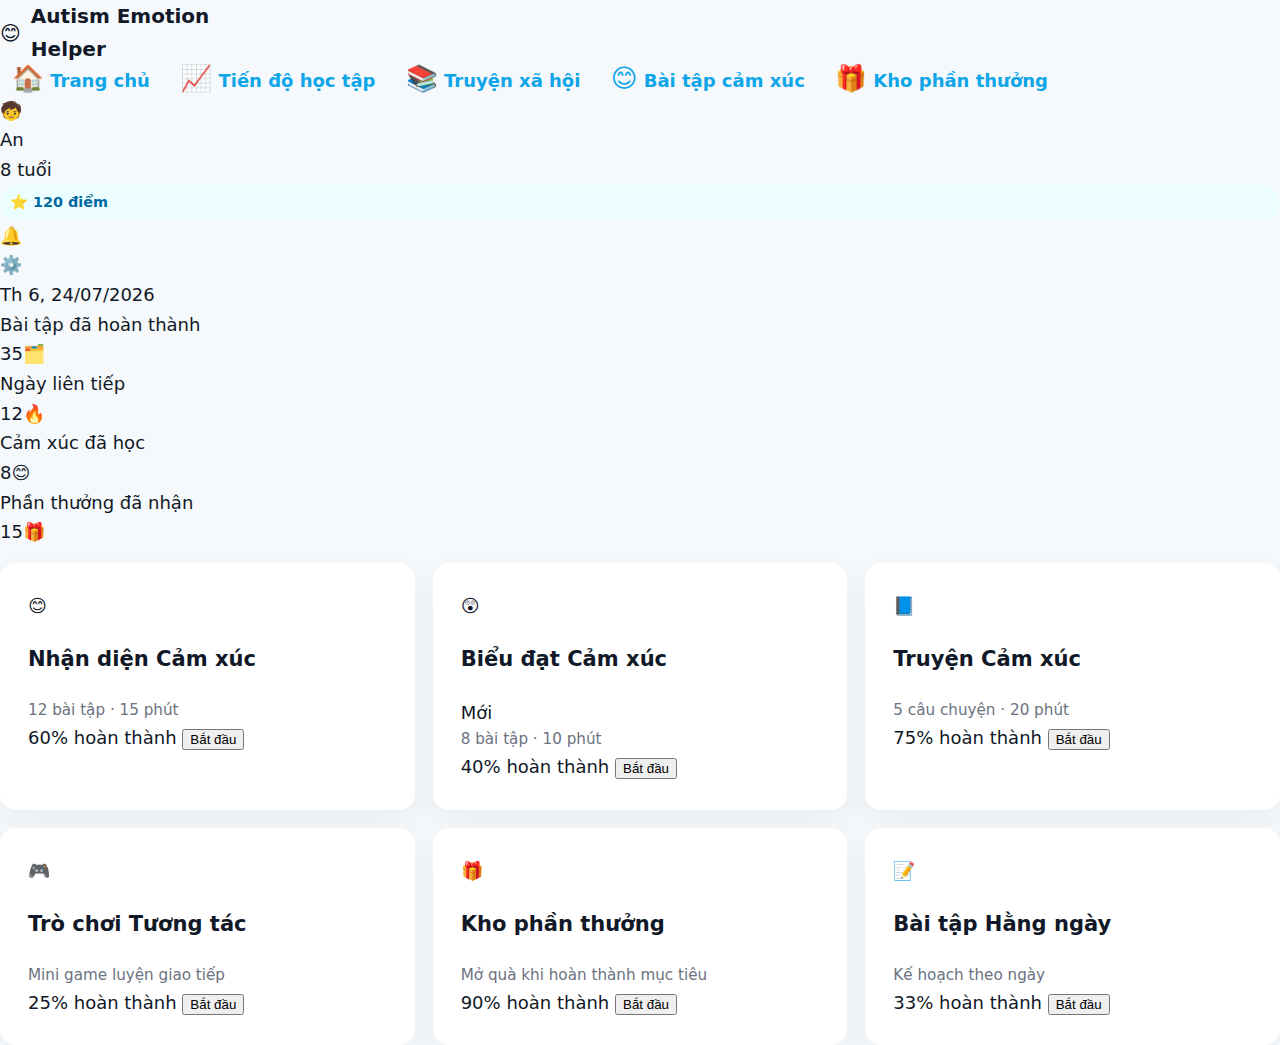
<file: index.html>
<!DOCTYPE html>
<html lang="vi">
<head>
    <meta charset="utf-8" />
    <meta name="viewport" content="width=device-width, initial-scale=1" />
    <title>Autism Emotion Helper</title>
    <link rel="stylesheet" href="index.css" />
</head>
<body>
<div class="app">
    <!-- Sidebar -->
    <aside class="sidebar">
        <div class="brand">
            <div class="logo">😊</div>
            <div class="title">Autism Emotion<br/>Helper</div>
        </div>
        <nav class="nav">
            <a class="nav-item active" href="#">
                <span class="icon">🏠</span>
                <span class="label">Trang chủ</span>
            </a>
            <a class="nav-item" href="#">
                <span class="icon">📈</span>
                <span class="label">Tiến độ học tập</span>
            </a>
            <a class="nav-item" href="#">
                <span class="icon">📚</span>
                <span class="label">Truyện xã hội</span>
            </a>
            <a class="nav-item" href="#">
                <span class="icon">😊</span>
                <span class="label">Bài tập cảm xúc</span>
            </a>
            <a class="nav-item" href="#">
                <span class="icon">🎁</span>
                <span class="label">Kho phần thưởng</span>
            </a>
        </nav>
        <div class="profile">
            <div class="avatar">🧒</div>
            <div>
                <div class="name">An</div>
                <div class="muted">8 tuổi</div>
            </div>
        </div>
    </aside>

    <!-- Main -->
    <main class="main">
        <header class="topbar">
            <div class="badge">
                <span class="emoji">⭐</span>
                <span id="points">0</span> điểm
            </div>
            <div class="spacer"></div>
            <div class="pill" title="Nhắc nhở"><span>🔔</span></div>
            <div class="pill" title="Cài đặt"><span>⚙️</span></div>
            <div class="date" id="today"></div>
        </header>

        <!-- Stat cards -->
        <section class="stats" id="stats"></section>

        <!-- Module cards -->
        <section class="grid" id="modules"></section>
    </main>
</div>

<script src="index.js"></script>
</body>
</html>
</file>
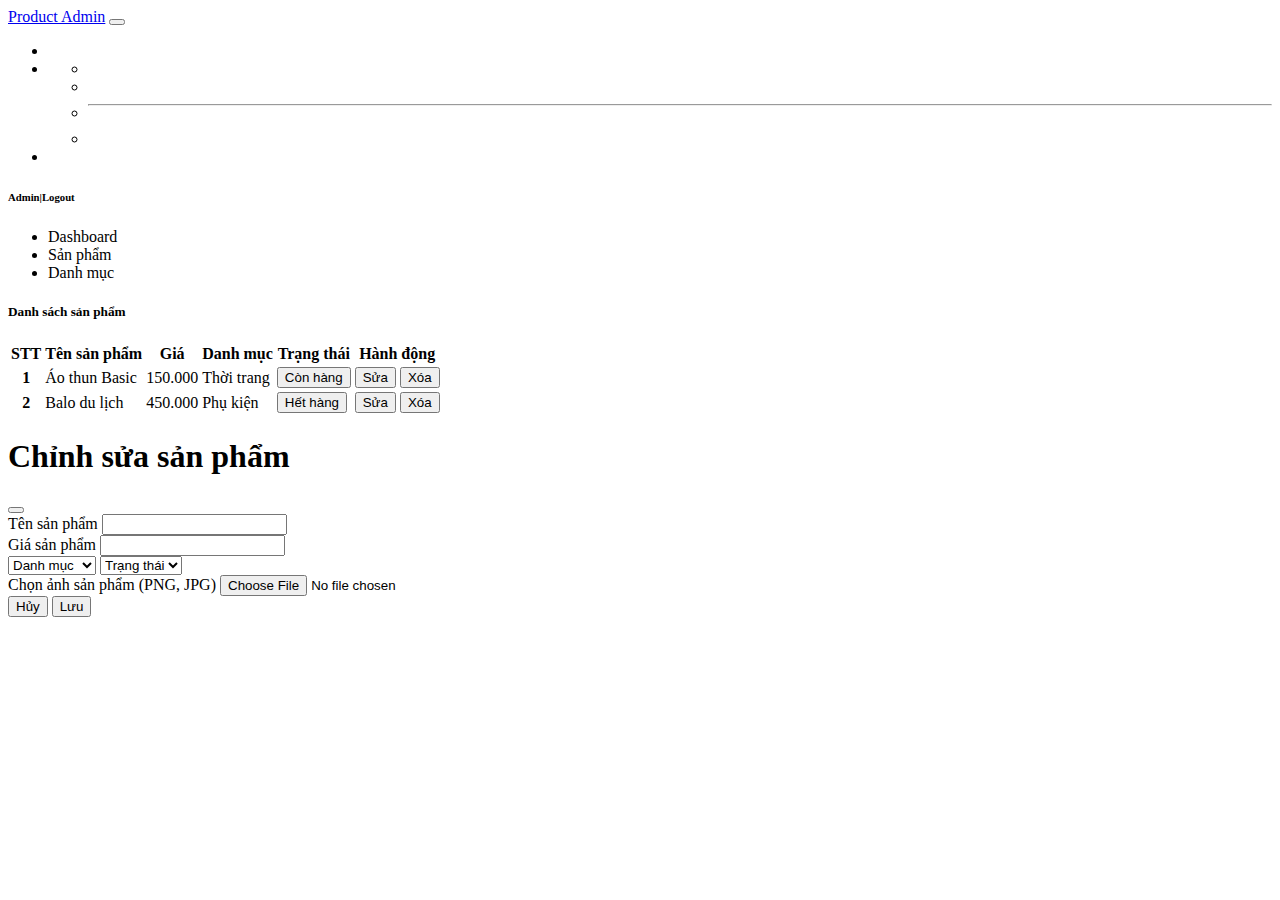
<file: bootstrap.html>
<!doctype html>
<html lang="en">
<head>
  <meta charset="utf-8">
  <meta name="viewport" content="width=device-width, initial-scale=1">
  <title>Bootstrap demo</title>
  <link href="https://cdn.jsdelivr.net/npm/bootstrap@5.3.7/dist/css/bootstrap.min.css" rel="stylesheet" integrity="sha384-LN+7fdVzj6u52u30Kp6M/trliBMCMKTyK833zpbD+pXdCLuTusPj697FH4R/5mcr" crossorigin="anonymous">
</head>
<body>
<div class="container md">

  <div class="row">
    <nav class="navbar navbar-expand-lg navbar-light bg-light">
      <div class="container-fluid">
        <a class="navbar-brand" href="#">Product Admin</a>
        <button class="navbar-toggler" type="button" data-bs-toggle="collapse" data-bs-target="#navbarSupportedContent" aria-controls="navbarSupportedContent" aria-expanded="false" aria-label="Toggle navigation">
          <span class="navbar-toggler-icon"></span>
        </button>
        <div class="collapse navbar-collapse" id="navbarSupportedContent">
          <ul class="navbar-nav me-auto mb-2 mb-lg-0">
            <li class="nav-item">
              <a class="nav-link active" aria-current="page" href="#"></a>
            </li>
            <li class="nav-item dropdown">
              <ul class="dropdown-menu" aria-labelledby="navbarDropdown">
                <li><a class="dropdown-item" href="#"></a></li>
                <li><a class="dropdown-item" href="#"></a></li>
                <li><hr class="dropdown-divider"></li>
                <li><a class="dropdown-item" href="#"></a></li>
              </ul>
            </li>
            <li class="nav-item">
              <a class="nav-link disabled" href="#" tabindex="-1" aria-disabled="true"></a>
            </li>
          </ul>
          <form class="d-flex">
            <h6 type="search" >Admin|Logout </h6>
          </form>
        </div>
      </div>
    </nav>
  </div>

  <div class = "row">
    <div class="col-3"><ul class="list-group">
      <li class="list-group-item bg-primary text-white">Dashboard</li>
      <li class="list-group-item">Sản phẩm</li>
      <li class="list-group-item">Danh mục</li>
    </ul>
    </div>

    <div class="col-9">
      <h5>Danh sách sản phẩm</h5>
      <table class="table">
        <thead>
        <tr>
          <th scope="col">STT</th>
          <th scope="col">Tên sản phẩm</th>
          <th scope="col">Giá</th>
          <th scope="col">Danh mục</th>
          <th scope="col">Trạng thái</th>
          <th scope="col">Hành động</th>
        </tr>
        </thead>
        <tbody>
        <tr>
          <th scope="row">1</th>
          <td>Áo thun Basic</td>
          <td>150.000</td>
          <td>Thời trang</td>
          <td><button type="button" class="btn btn-success btn-sm">Còn hàng</button></td>
          <td>
            <button type="button" class="btn btn-primary btn-sm me-1" data-bs-toggle="modal" data-bs-target="#exampleModal">Sửa</button>
            <button type="button" class="btn btn-danger btn-sm">Xóa</button>
          </td>
        </tr>
        <tr>
          <th scope="row">2</th>
          <td>Balo du lịch</td>
          <td>450.000</td>
          <td>Phụ kiện</td>
          <td><button type="button" class="btn btn-secondary btn-sm">Hết hàng</button></td>
          <td>
            <button type="button" class="btn btn-primary btn-sm me-1" data-bs-toggle="modal" data-bs-target="#exampleModal">Sửa</button>
            <button type="button" class="btn btn-danger btn-sm">Xóa</button>
          </td>
        </tr>
        </tbody>
      </table>
    </div>
  </div>
</div>

<!-- Modal -->
<div class="modal fade" id="exampleModal" tabindex="-1" aria-labelledby="exampleModalLabel" aria-hidden="true">
  <div class="modal-dialog">
    <div class="modal-content">
      <div class="modal-header">
        <h1 class="modal-title fs-5" id="exampleModalLabel">Chỉnh sửa sản phẩm</h1>
        <button type="button" class="btn-close" data-bs-dismiss="modal" aria-label="Close"></button>
      </div>
      <div class="modal-body">
        <div class="container md">
          <div class="input-group">
            <span class="input-group-text">Tên sản phẩm </span>
            <input type="text" class="form-control">
          </div>

          <div class="input-group">
            <span class="input-group-text">Giá sản phẩm </span>
            <input type="text" class="form-control">
          </div>

          <select class="form-select" aria-label="Default select example">
            <option selected>Danh mục</option>
            <option value="1">Thời Trang</option>
            <option value="2">Phụ kiện</option>
            <option value="3">Khác</option>
          </select>
          <select class="form-select" aria-label="Default select example">
            <option selected>Trạng thái</option>
            <option value="1">Còn hàng</option>
            <option value="2">Hết hàng</option>
          </select>

          <div class="mb-3">
            <label for="formFile" class="form-label">Chọn ảnh sản phẩm (PNG, JPG)</label>
            <input class="form-control" type="file" id="formFile">
          </div>
        </div>
      </div>
      <div class="modal-footer">
        <button type="button" class="btn btn-secondary" data-bs-dismiss="modal">Hủy</button>
        <button type="button" class="btn btn-primary">Lưu</button>
      </div>
    </div>
  </div>
</div>
<script src="https://cdn.jsdelivr.net/npm/bootstrap@5.3.7/dist/js/bootstrap.bundle.min.js" integrity="sha384-ndDqU0Gzau9qJ1lfW4pNLlhNTkCfHzAVBReH9diLvGRem5+R9g2FzA8ZGN954O5Q" crossorigin="anonymous"></script>
</body>
</html>
</file>
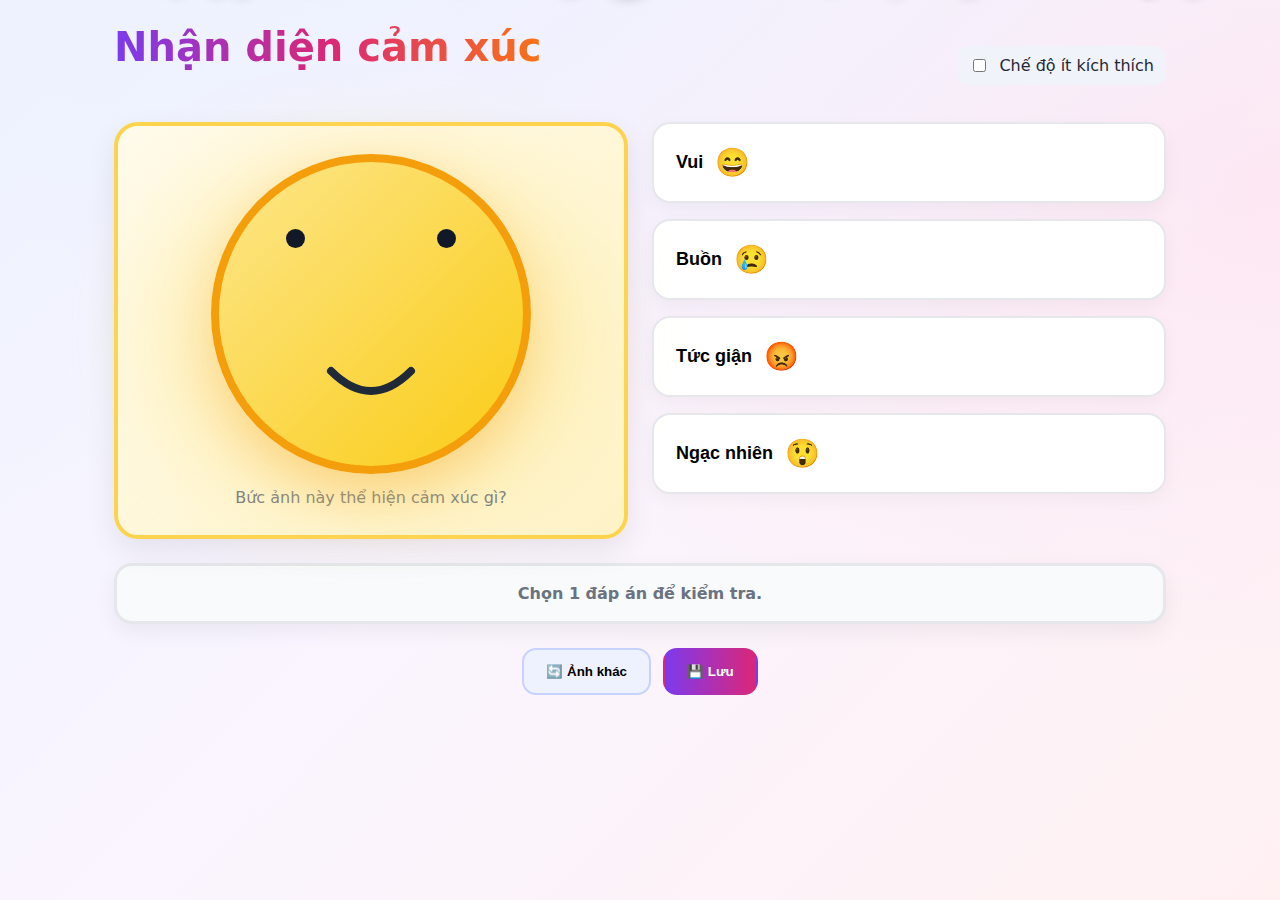
<file: EmotionMultipleChoices.html>
<!doctype html>
<html lang="vi">
<head>
    <meta charset="utf-8" />
    <meta name="viewport" content="width=device-width, initial-scale=1" />
    <title>Nhận diện cảm xúc</title>
    <link rel="stylesheet" href="EmotionMultipleChoices.css" />
</head>
<body class="app-bg">
<div class="container">
    <div class="header" role="banner">
        <h1 class="title">Nhận diện cảm xúc</h1>
        <div class="toggle">
            <input id="ls4" type="checkbox" aria-label="Bật chế độ ít kích thích">
            <label for="ls4">Chế độ ít kích thích</label>
        </div>
    </div>

    <div class="grid">
        <!-- Bên trái: khuôn mặt -->
        <section class="face-card" aria-label="Khuôn mặt minh họa">
            <div class="glow"></div>
            <div class="face">
                <div class="eye eye-left"></div>
                <div class="eye eye-right"></div>
                <svg class="smile" viewBox="0 0 120 60" aria-hidden="true">
                    <path d="M 20 20 Q 60 60 100 20" />
                </svg>
            </div>
            <p class="caption">Bức ảnh này thể hiện cảm xúc gì?</p>
        </section>

        <!-- Bên phải: 4 lựa chọn -->
        <section class="options" aria-label="Chọn 1 cảm xúc">
            <button class="option" data-id="happy" data-color="purple">
                <span class="label">Vui</span><span class="emoji" aria-hidden="true">😄</span>
                <span class="check" aria-hidden="true">✔</span>
            </button>

            <button class="option" data-id="sad" data-color="blue">
                <span class="label">Buồn</span><span class="emoji" aria-hidden="true">😢</span>
                <span class="check" aria-hidden="true">✔</span>
            </button>

            <button class="option" data-id="angry" data-color="red">
                <span class="label">Tức giận</span><span class="emoji" aria-hidden="true">😡</span>
                <span class="check" aria-hidden="true">✔</span>
            </button>

            <button class="option" data-id="surprised" data-color="amber">
                <span class="label">Ngạc nhiên</span><span class="emoji" aria-hidden="true">😲</span>
                <span class="check" aria-hidden="true">✔</span>
            </button>
        </section>
    </div>

    <!-- Phản hồi -->
    <div id="feedback" class="feedback feedback-neutral" role="status" aria-live="polite">
        Chọn 1 đáp án để kiểm tra.
    </div>

    <!-- Nút hành động (demo) -->
    <div class="actions">
        <button id="newImage" class="btn btn-outline">🔄 Ảnh khác</button>
        <button class="btn btn-primary">💾 Lưu</button>
    </div>
</div>

<!-- Lớp tuyết rơi rất nhẹ (tự tắt ở chế độ ít kích thích) -->
<div id="snow" class="snow" aria-hidden="true"></div>

<script src="EmotionMultipleChoices.js"></script>
</body>
</html>
</file>
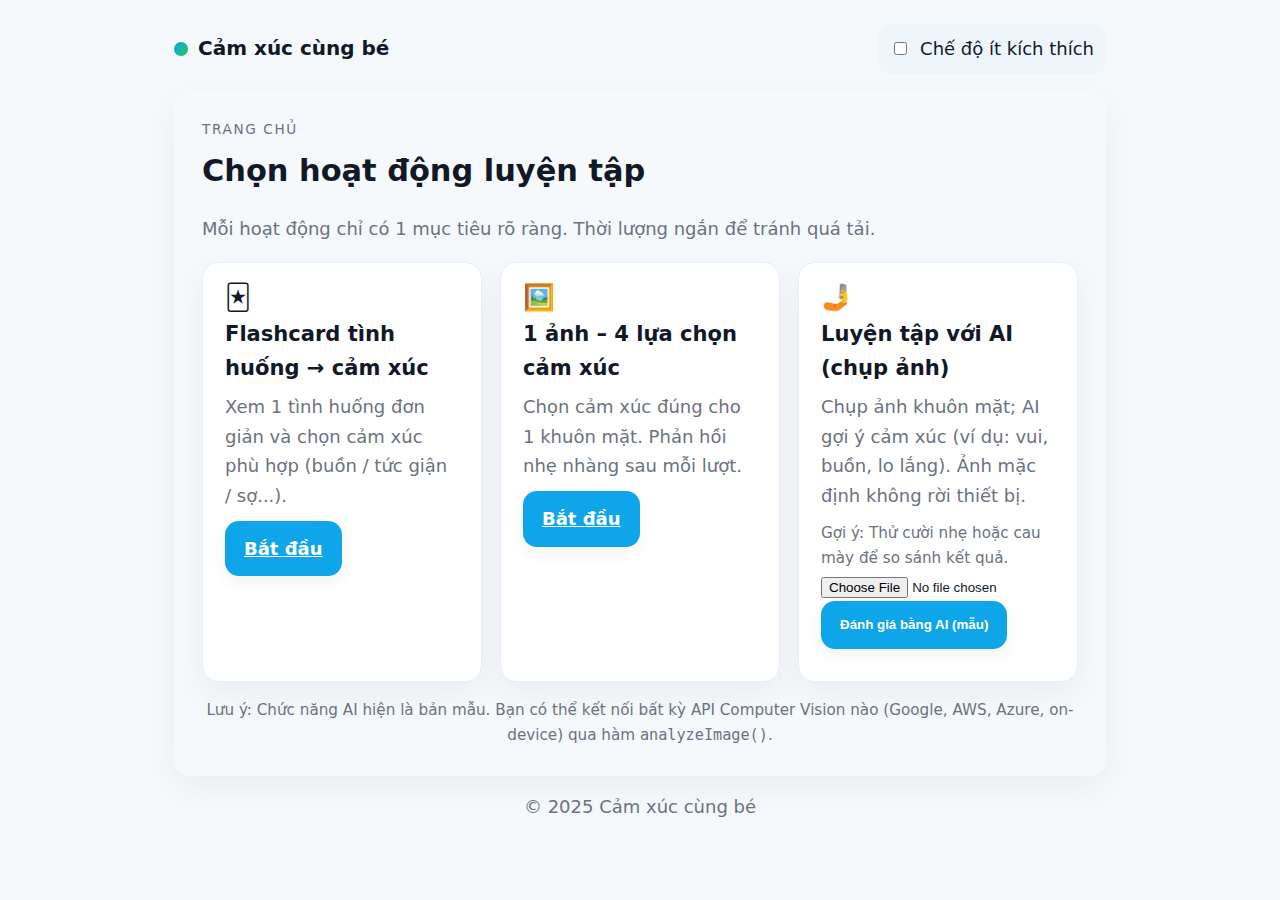
<file: home.html>
<!doctype html>
<html lang="vi">
<head>
    <meta charset="utf-8">
    <meta name="viewport" content="width=device-width,initial-scale=1">
    <title>Trang chủ | Cảm xúc cùng bé</title>
    <link rel="stylesheet" href="home.css">
</head>
<body>
<div class="container">
    <div class="header" role="banner">
        <div class="brand"><span class="dot" aria-hidden="true"></span> Cảm xúc cùng bé</div>
        <div class="toggle">
            <input id="ls3" type="checkbox" aria-label="Bật chế độ ít kích thích">
            <label for="ls3">Chế độ ít kích thích</label>
        </div>
    </div>

    <main class="card hero" role="main">
        <div class="kicker">Trang chủ</div>
        <h1 class="h1">Chọn hoạt động luyện tập</h1>
        <p class="sub">Mỗi hoạt động chỉ có 1 mục tiêu rõ ràng. Thời lượng ngắn để tránh quá tải.</p>

        <section class="grid" role="list">
            <!-- Game 1 -->
            <article class="card game-card" role="listitem" aria-labelledby="g1">
                <div class="icon" aria-hidden="true">🃏</div>
                <h3 id="g1">Flashcard tình huống → cảm xúc</h3>
                <p>Xem 1 tình huống đơn giản và chọn cảm xúc phù hợp (buồn / tức giận / sợ...).</p>
                <a class="btn" href="#" onclick="alert('Đi tới flashcard (mẫu).'); return false;">Bắt đầu</a>
            </article>

            <!-- Game 2 -->
            <article class="card game-card" role="listitem" aria-labelledby="g2">
                <div class="icon" aria-hidden="true">🖼️</div>
                <h3 id="g2">1 ảnh – 4 lựa chọn cảm xúc</h3>
                <p>Chọn cảm xúc đúng cho 1 khuôn mặt. Phản hồi nhẹ nhàng sau mỗi lượt.</p>
                <a class="btn" href="EmotionMultipleChoices.html" onclick="alert('Đi tới quiz (mẫu).');">Bắt đầu</a>
            </article>

            <!-- Game 3 -->
            <article class="card game-card" role="listitem" aria-labelledby="g3">
                <div class="icon" aria-hidden="true">🤳</div>
                <h3 id="g3">Luyện tập với AI (chụp ảnh)</h3>
                <p>Chụp ảnh khuôn mặt; AI gợi ý cảm xúc (ví dụ: vui, buồn, lo lắng). Ảnh mặc định không rời thiết bị.</p>
                <div class="small">Gợi ý: Thử cười nhẹ hoặc cau mày để so sánh kết quả.</div>
                <div class="mt-4">
                    <input type="file" id="cameraInput" accept="image/*" capture="user" aria-label="Chụp ảnh bằng máy ảnh">
                    <button class="btn mt-3" id="analyzeBtn" disabled>Đánh giá bằng AI (mẫu)</button>
                </div>
                <p id="aiResult" class="small" aria-live="polite"></p>
            </article>
        </section>

        <div class="footer small">
            Lưu ý: Chức năng AI hiện là bản mẫu. Bạn có thể kết nối bất kỳ API Computer Vision nào (Google, AWS, Azure, on-device) qua hàm <code>analyzeImage()</code>.
        </div>
    </main>

    <p class="footer">© 2025 Cảm xúc cùng bé</p>
</div>

<!-- Lớp tuyết rơi rất nhẹ (tự tắt ở chế độ ít kích thích) -->
<div id="snow" class="snow" aria-hidden="true"></div>

<script src="home.js"></script>
</body>
</html>
</file>
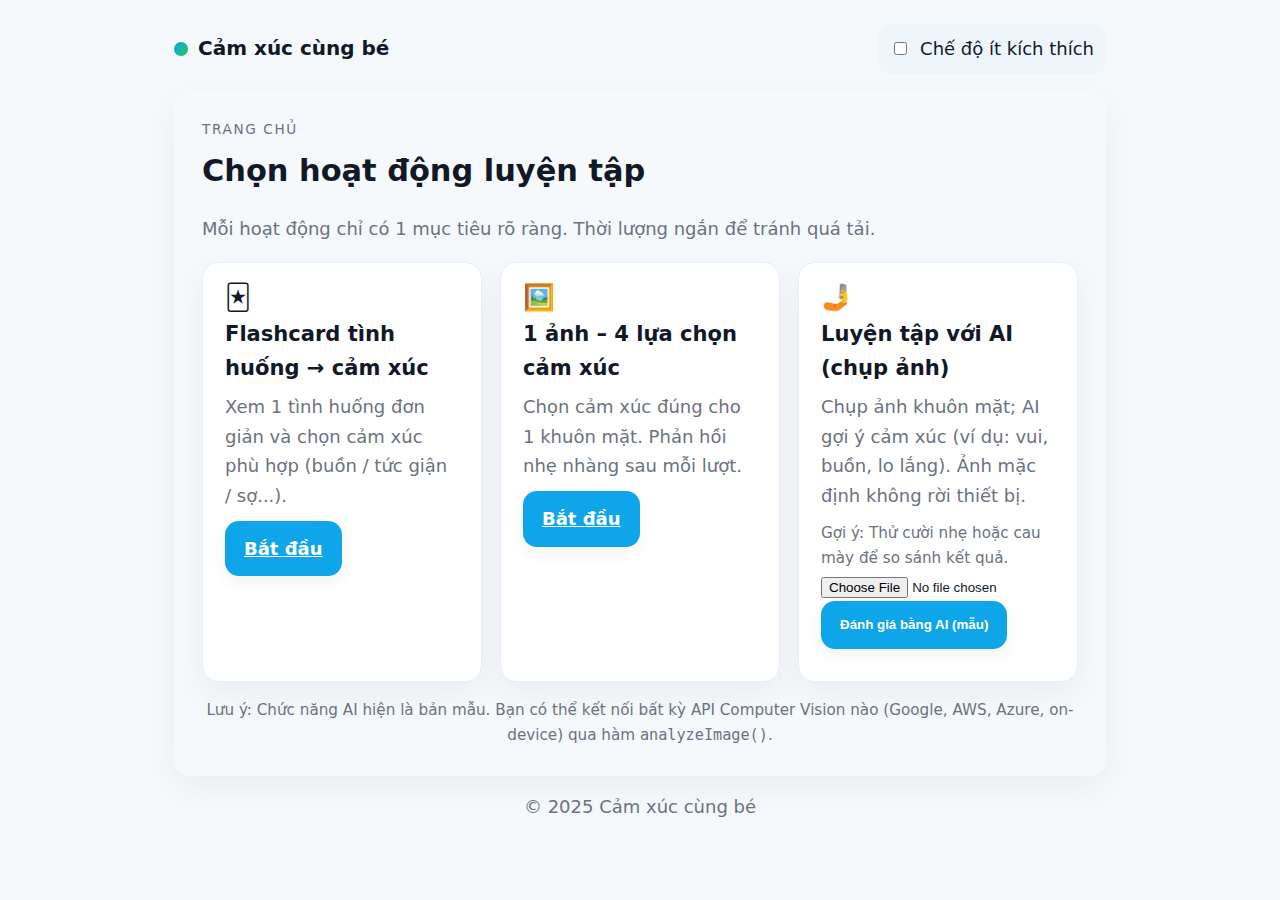
<file: homepage.html>
<!doctype html>
<html lang="vi">
<head>
  <meta charset="utf-8">
  <meta name="viewport" content="width=device-width,initial-scale=1">
  <title>Trang chủ | Cảm xúc cùng bé</title>
  <link rel="stylesheet" href="home.css">
</head>
<body>
  <div class="container">
    <div class="header" role="banner">
      <div class="brand"><span class="dot" aria-hidden="true"></span> Cảm xúc cùng bé</div>
      <div class="toggle">
        <input id="ls3" type="checkbox" aria-label="Bật chế độ ít kích thích">
        <label for="ls3">Chế độ ít kích thích</label>
      </div>
    </div>

    <main class="card hero" role="main">
      <div class="kicker">Trang chủ</div>
      <h1 class="h1">Chọn hoạt động luyện tập</h1>
      <p class="sub">Mỗi hoạt động chỉ có 1 mục tiêu rõ ràng. Thời lượng ngắn để tránh quá tải.</p>

      <section class="grid" role="list">
        <!-- Game 1 -->
        <article class="card game-card" role="listitem" aria-labelledby="g1">
          <div class="icon" aria-hidden="true">🃏</div>
          <h3 id="g1">Flashcard tình huống → cảm xúc</h3>
          <p>Xem 1 tình huống đơn giản và chọn cảm xúc phù hợp (buồn / tức giận / sợ...).</p>
          <a class="btn" href="#" onclick="alert('Đi tới flashcard (mẫu).'); return false;">Bắt đầu</a>
        </article>

        <!-- Game 2 -->
        <article class="card game-card" role="listitem" aria-labelledby="g2">
          <div class="icon" aria-hidden="true">🖼️</div>
          <h3 id="g2">1 ảnh – 4 lựa chọn cảm xúc</h3>
          <p>Chọn cảm xúc đúng cho 1 khuôn mặt. Phản hồi nhẹ nhàng sau mỗi lượt.</p>
          <a class="btn" href="#" onclick="alert('Đi tới quiz (mẫu).'); return false;">Bắt đầu</a>
        </article>

        <!-- Game 3 -->
        <article class="card game-card" role="listitem" aria-labelledby="g3">
          <div class="icon" aria-hidden="true">🤳</div>
          <h3 id="g3">Luyện tập với AI (chụp ảnh)</h3>
          <p>Chụp ảnh khuôn mặt; AI gợi ý cảm xúc (ví dụ: vui, buồn, lo lắng). Ảnh mặc định không rời thiết bị.</p>
          <div class="small">Gợi ý: Thử cười nhẹ hoặc cau mày để so sánh kết quả.</div>
          <div class="mt-4">
            <input type="file" id="cameraInput" accept="image/*" capture="user" aria-label="Chụp ảnh bằng máy ảnh">
            <button class="btn mt-3" id="analyzeBtn" disabled>Đánh giá bằng AI (mẫu)</button>
          </div>
          <p id="aiResult" class="small" aria-live="polite"></p>
        </article>
      </section>

      <div class="footer small">
        Lưu ý: Chức năng AI hiện là bản mẫu. Bạn có thể kết nối bất kỳ API Computer Vision nào (Google, AWS, Azure, on-device) qua hàm <code>analyzeImage()</code>.
      </div>
    </main>

    <p class="footer">© 2025 Cảm xúc cùng bé</p>
  </div>

  <script>
    const ls = document.getElementById('ls3');
    ls.addEventListener('change', ()=>{
      document.body.classList.toggle('low-stimulus', ls.checked);
    });

    const input = document.getElementById('cameraInput');
    const btn = document.getElementById('analyzeBtn');
    const out = document.getElementById('aiResult');

    input.addEventListener('change', ()=>{
      btn.disabled = !input.files.length;
      out.textContent = input.files.length ? 'Đã chọn ảnh. Nhấn "Đánh giá bằng AI (mẫu)".' : '';
    });

    btn.addEventListener('click', async ()=>{
      out.textContent = 'Đang phân tích ảnh (mẫu)...';
      await new Promise(r => setTimeout(r, 900));
      const mock = ['Vui', 'Buồn', 'Lo lắng', 'Bình tĩnh', 'Ngạc nhiên'];
      const guess = mock[Math.floor(Math.random()*mock.length)];
      out.innerHTML = 'Gợi ý của AI (mẫu): <strong>' + guess + '</strong>. Bạn có thể xác nhận cảm xúc thật của bé.';
    });

    async function analyzeImage(file){
      // const form = new FormData();
      // form.append('image', file);
      // const res = await fetch('YOUR_AI_ENDPOINT', { method: 'POST', body: form });
      // return await res.json();
    }
  </script>
</body>
</html>
</file>
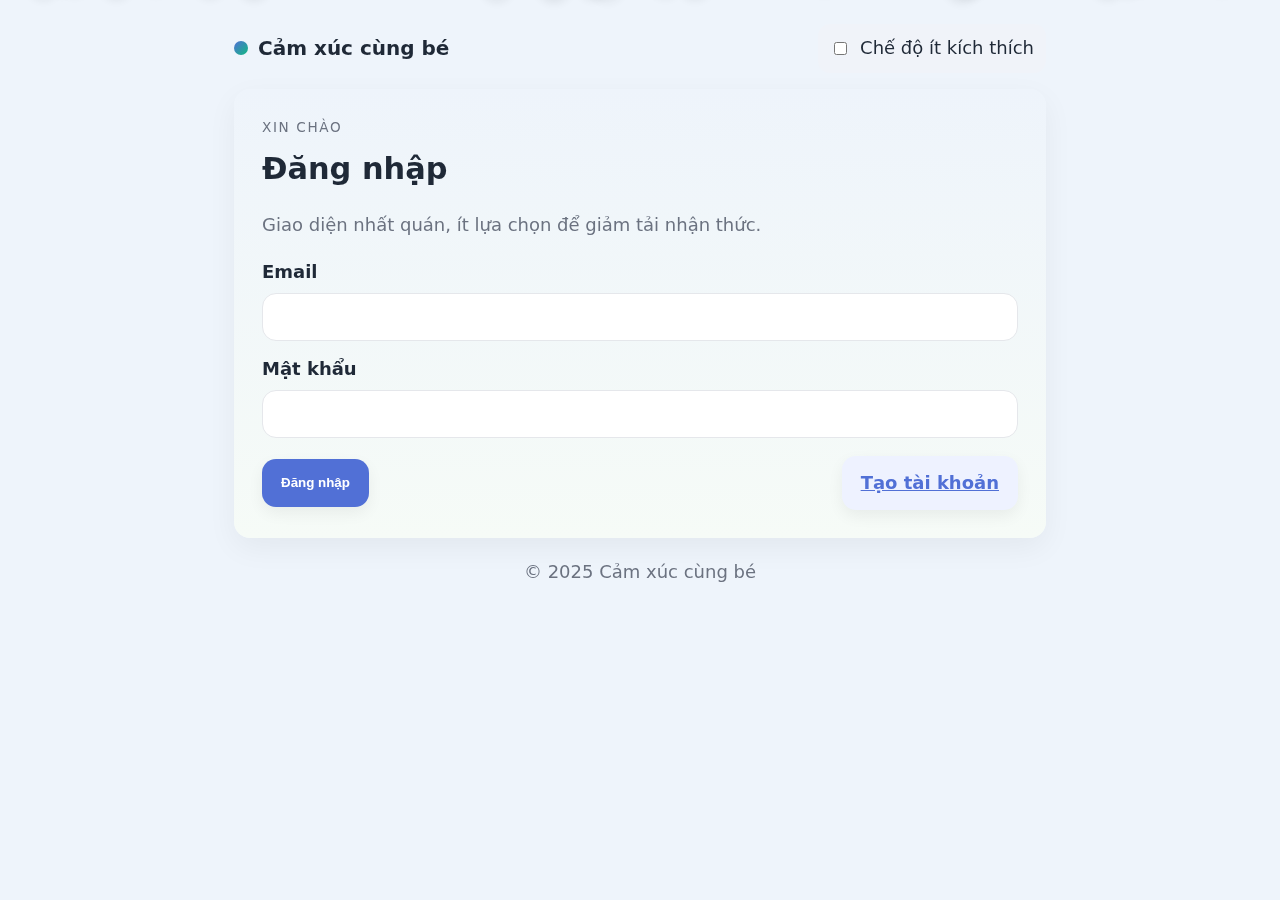
<file: login.html>
<!doctype html>
<html lang="vi">
<head>
    <meta charset="utf-8">
    <meta name="viewport" content="width=device-width,initial-scale=1">
    <title>Đăng nhập | Cảm xúc cùng bé</title>
    <link rel="stylesheet" href="login.css">
</head>
<body>
<div class="container">
    <div class="header" role="banner">
        <div class="brand"><span class="dot" aria-hidden="true"></span> Cảm xúc cùng bé</div>
        <div class="toggle">
            <input id="ls2" type="checkbox" aria-label="Bật chế độ ít kích thích">
            <label for="ls2">Chế độ ít kích thích</label>
        </div>
    </div>

    <main class="card hero" role="main">
        <header class="auth-header">
            <div class="kicker">Xin chào</div>
            <h1 class="h1">Đăng nhập</h1>
            <p class="sub">Giao diện nhất quán, ít lựa chọn để giảm tải nhận thức.</p>
        </header>

        <form id="loginForm" novalidate>
            <div class="form-group">
                <label class="label" for="email">Email</label>
                <input class="input" id="email" name="email" type="email" autocomplete="email" required>
            </div>

            <div class="form-group">
                <label class="label" for="password">Mật khẩu</label>
                <input class="input" id="password" name="password" type="password" autocomplete="current-password" minlength="6" required>
            </div>

            <div class="form-actions">
                <button class="btn" type="submit">Đăng nhập</button>
                <a class="btn ghost" href="signup.html">Tạo tài khoản</a>
            </div>

            <p id="error" class="error" role="alert" style="display:none;"></p>
        </form>
    </main>

    <p class="footer">© 2025 Cảm xúc cùng bé</p>
</div>

<!-- Lớp tuyết rơi rất nhẹ (tự tắt ở chế độ ít kích thích) -->
<div id="snow" class="snow" aria-hidden="true"></div>

<script src="login.js"></script>
</body>
</html>
</file>
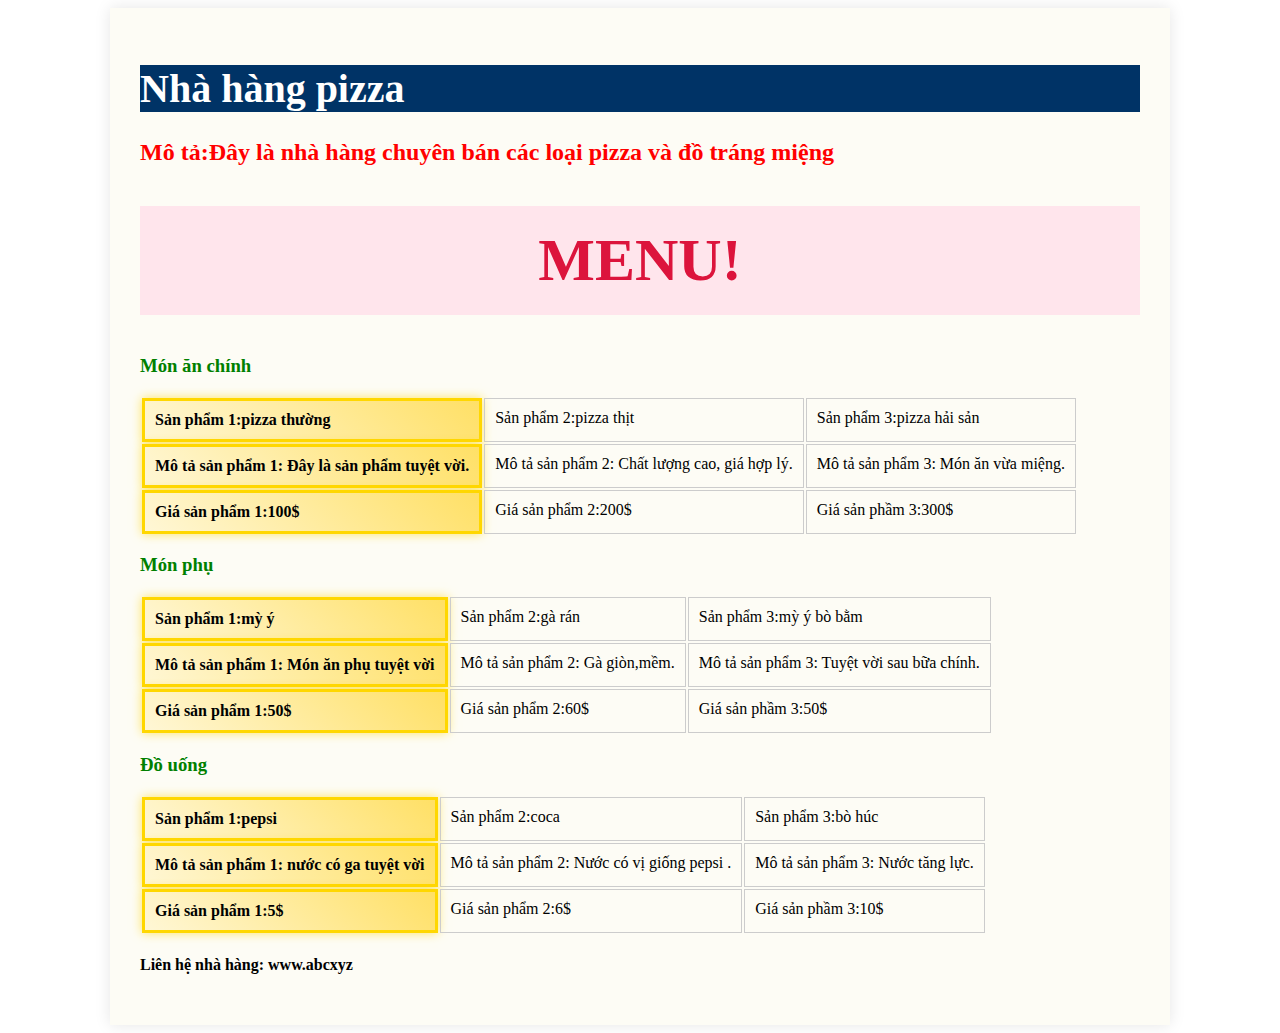
<file: new_restaurant.html>
<!DOCTYPE html>
<html lang="en">
<head>
    <meta charset="UTF-8">
    <title>new-restaurant</title>
    <link rel="stylesheet" type="text/css" href="food-table.css">
</head>
<body>
<div class="container">
<h1>Nhà hàng pizza</h1>
<h2>Mô tả:Đây là nhà hàng chuyên bán các loại pizza và đồ tráng miệng</h2>
<h1 id="Menu">MENU!</h1>
<h3>Món ăn chính</h3>
<table>
    <tr>
        <td class="special">Sản phẩm 1:pizza thường</td>
        <td>Sản phẩm 2:pizza thịt</td>
        <td>Sản phẩm 3:pizza hải sản</td>
    </tr>
    <tr>
        <td class="special">Mô tả sản phẩm 1: Đây là sản phẩm tuyệt vời.</td>
        <td>Mô tả sản phẩm 2: Chất lượng cao, giá hợp lý.</td>
        <td>Mô tả sản phẩm 3: Món ăn vừa miệng.</td>
    </tr>
    <tr>
        <td class="special">Giá sản phẩm 1:100$</td>
        <td>Giá sản phẩm 2:200$</td>
        <td>Giá sản phầm 3:300$</td>
    </tr>
</table>
<h3>Món phụ</h3>
<table>
    <tr>
        <td class="special">Sản phẩm 1:mỳ ý</td>
        <td>Sản phẩm 2:gà rán</td>
        <td>Sản phẩm 3:mỳ ý bò bằm</td>
    </tr>
    <tr>
        <td class="special">Mô tả sản phẩm 1: Món ăn phụ tuyệt vời</td>
        <td>Mô tả sản phẩm 2: Gà giòn,mềm.</td>
        <td>Mô tả sản phẩm 3: Tuyệt vời sau bữa chính.</td>
    </tr>
    <tr>
        <td class="special">Giá sản phẩm 1:50$</td>
        <td>Giá sản phẩm 2:60$</td>
        <td>Giá sản phầm 3:50$</td>
    </tr>
</table>
<h3>Đồ uống</h3>
<table>
    <tr>
        <td class="special">Sản phẩm 1:pepsi</td>
        <td>Sản phẩm 2:coca</td>
        <td>Sản phẩm 3:bò húc</td>
    </tr>
    <tr>
        <td class="special">Mô tả sản phẩm 1: nước có ga tuyệt vời</td>
        <td>Mô tả sản phẩm 2: Nước có vị giống pepsi .</td>
        <td>Mô tả sản phẩm 3: Nước tăng lực.</td>
    </tr>
    <tr>
        <td class="special">Giá sản phẩm 1:5$</td>
        <td>Giá sản phẩm 2:6$</td>
        <td>Giá sản phầm 3:10$</td>
    </tr>
</table>
<h4>Liên hệ nhà hàng: www.abcxyz</h4>
</div>
</body>
</html>
</file>
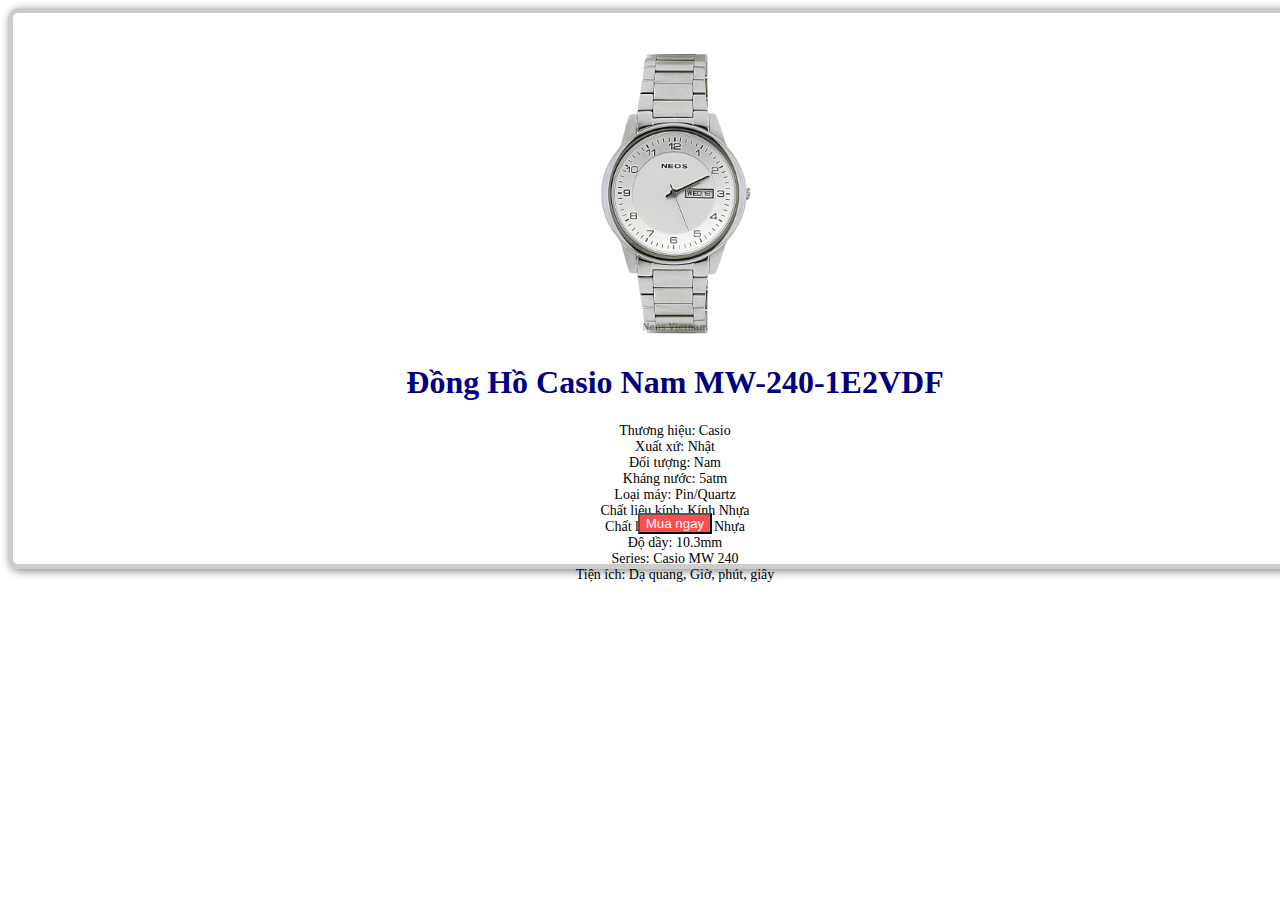
<file: product.html>
<!DOCTYPE html>
<html lang="en">
<head>
    <meta charset="UTF-8">
    <title>Title</title>
    <link rel="stylesheet" type="text/css" href="style.css">
</head>
<body>
<div class="card">
    <img src="watch.jpg" class="avatar">
    <h1 class="name">Đồng Hồ Casio Nam MW-240-1E2VDF</h1>
    <div class="desc">Thương hiệu: Casio
        Xuất xứ: Nhật
        Đối tượng: Nam
        Kháng nước: 5atm
        Loại máy: Pin/Quartz
        Chất liệu kính: Kính Nhựa
        Chất liệu dây: Dây Nhựa
        Độ dầy: 10.3mm
        Series: Casio MW 240
        Tiện ích: Dạ quang, Giờ, phút, giây
    </div>
    <button class="buy"> Mua ngay</button>
</div>
</body>
</html>
</file>
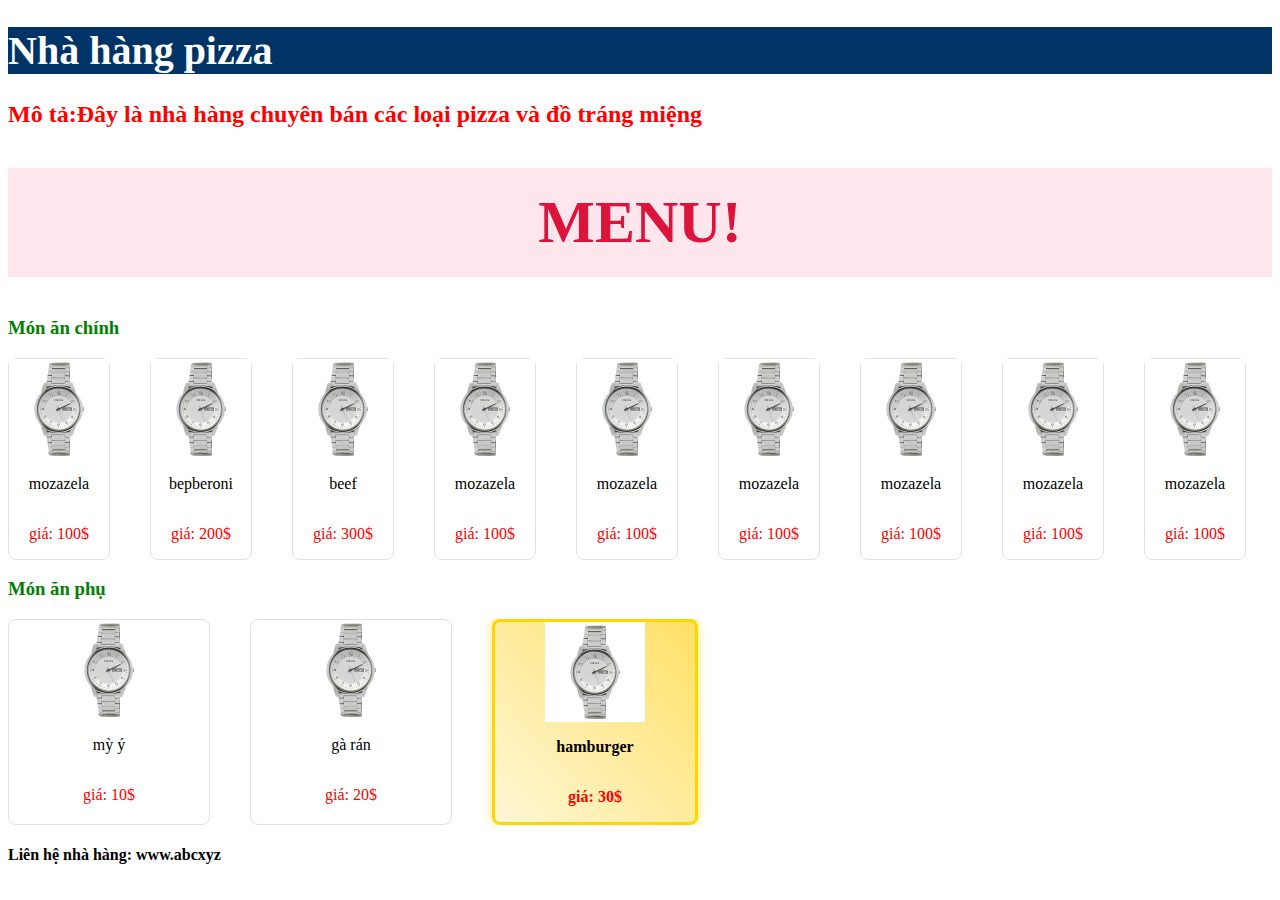
<file: restaurant-2.html>
<!DOCTYPE html>
<html lang="en">
<head>
  <meta charset="UTF-8">
  <title>new-restaurant</title>
  <link rel="stylesheet" type="text/css" href="food-table2.css">
</head>
<body>
<div class="container">
  <h1>Nhà hàng pizza</h1>
  <h2>Mô tả:Đây là nhà hàng chuyên bán các loại pizza và đồ tráng miệng</h2>
  <h1 id="Menu">MENU!</h1>
  <h3>Món ăn chính</h3>

  <div class = "food-menu">
    <div class ="item-info">
      <img src="watch.jpg" class = "img">
      <p>mozazela</p>
      <p class ="cost">giá: 100$</p>
    </div>

    <div class ="item-info">
      <img src="watch.jpg" class = "img">
      <p>bepberoni</p>
      <p class ="cost">giá: 200$</p>
    </div>

    <div class ="item-info">
      <img src="watch.jpg" class = "img">
      <p>beef</p>
      <p class = "cost">giá: 300$</p>
    </div>

    <div class ="item-info">
      <img src="watch.jpg" class = "img">
      <p>mozazela</p>
      <p class ="cost">giá: 100$</p>
    </div>

    <div class ="item-info">
      <img src="watch.jpg" class = "img">
      <p>mozazela</p>
      <p class ="cost">giá: 100$</p>
    </div>

    <div class ="item-info">
      <img src="watch.jpg" class = "img">
      <p>mozazela</p>
      <p class ="cost">giá: 100$</p>
    </div>

    <div class ="item-info">
      <img src="watch.jpg" class = "img">
      <p>mozazela</p>
      <p class ="cost">giá: 100$</p>
    </div>

    <div class ="item-info">
      <img src="watch.jpg" class = "img">
      <p>mozazela</p>
      <p class ="cost">giá: 100$</p>
    </div>

    <div class ="item-info">
      <img src="watch.jpg" class = "img">
      <p>mozazela</p>
      <p class ="cost">giá: 100$</p>
    </div>

    <div class ="item-info">
      <img src="watch.jpg" class = "img">
      <p>mozazela</p>
      <p class ="cost">giá: 100$</p>
    </div>

    <div class ="item-info">
      <img src="watch.jpg" class = "img">
      <p>mozazela</p>
      <p class ="cost">giá: 100$</p>
    </div>

    <div class ="item-info">
      <img src="watch.jpg" class = "img">
      <p>mozazela</p>
      <p class ="cost">giá: 100$</p>
    </div>

    <div class ="item-info">
      <img src="watch.jpg" class = "img">
      <p>mozazela</p>
      <p class ="cost">giá: 100$</p>
    </div>

    <div class ="item-info">
      <img src="watch.jpg" class = "img">
      <p>mozazela</p>
      <p class ="cost">giá: 100$</p>
    </div>

    <div class ="item-info">
      <img src="watch.jpg" class = "img">
      <p>mozazela</p>
      <p class ="cost">giá: 100$</p>
    </div>

    <div class ="item-info">
      <img src="watch.jpg" class = "img">
      <p>mozazela</p>
      <p class ="cost">giá: 100$</p>
    </div>

  </div>
  <h3>Món ăn phụ</h3>
  <div class = "food-menu">

    <div class ="item-info">
      <img src="watch.jpg" class = "img">
      <p>mỳ ý</p>
      <p class ="cost">giá: 10$</p>
    </div>

    <div class ="item-info">
      <img src="watch.jpg" class = "img">
      <p>gà rán</p>
      <p class ="cost">giá: 20$</p>
    </div>

    <div class ="item-info" id ="special">
      <img src="watch.jpg" class = "img">
      <p>hamburger</p>
      <p class = "cost">giá: 30$</p>
    </div>
  </div>
  <h4>Liên hệ nhà hàng: www.abcxyz</h4>
</div>
</body>
</html>
</file>
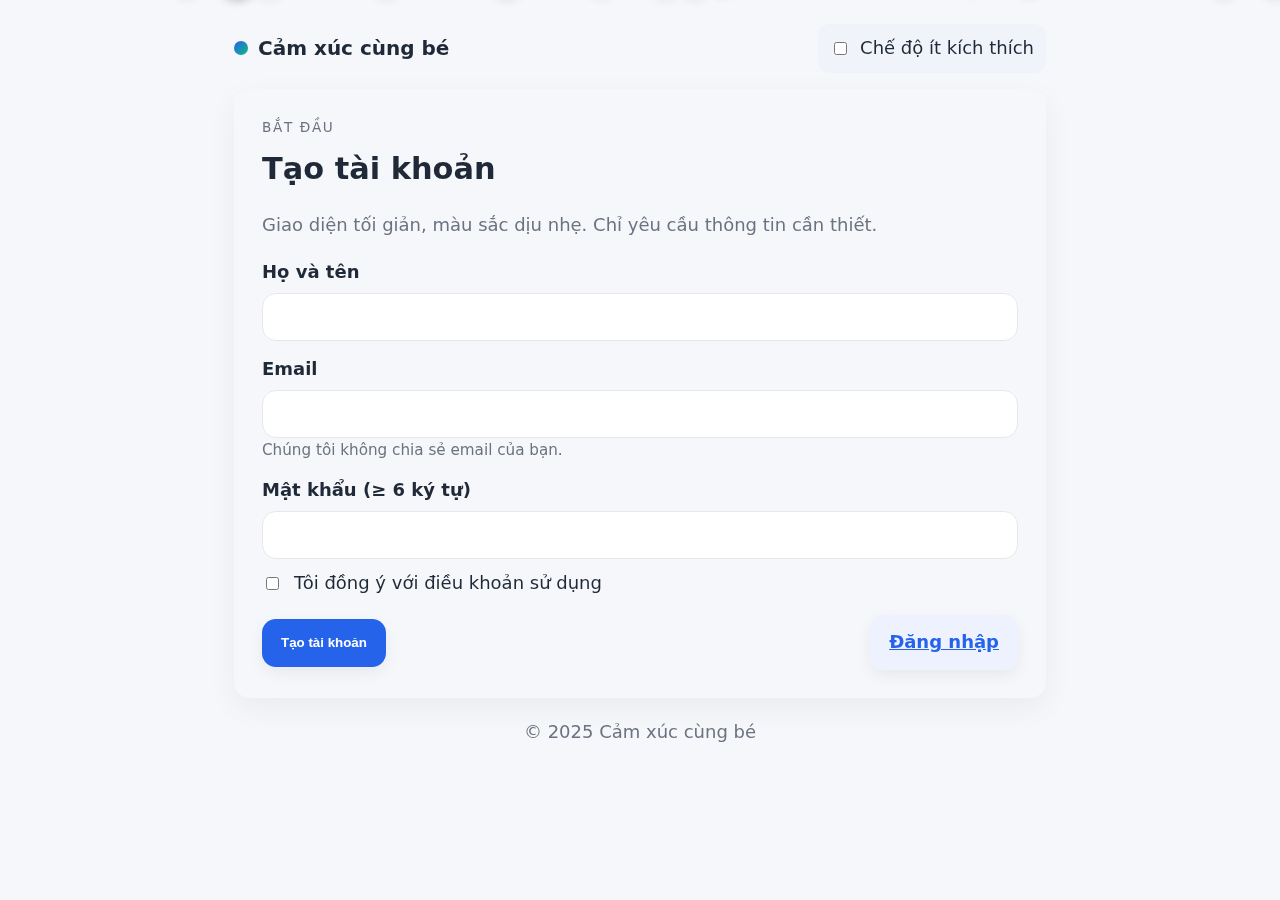
<file: signup.html>
<!doctype html>
<html lang="vi">
<head>
    <meta charset="utf-8">
    <meta name="viewport" content="width=device-width,initial-scale=1">
    <title>Đăng ký | Cảm xúc cùng bé</title>
    <link rel="stylesheet" href="signup.css">
</head>
<body>
<div class="container">
    <div class="header" role="banner">
        <div class="brand"><span class="dot" aria-hidden="true"></span> Cảm xúc cùng bé</div>
        <div class="toggle">
            <input id="ls1" type="checkbox" aria-label="Bật chế độ ít kích thích">
            <label for="ls1">Chế độ ít kích thích</label>
        </div>
    </div>

    <main class="card hero" role="main">
        <header class="auth-header">
            <div class="kicker">Bắt đầu</div>
            <h1 class="h1">Tạo tài khoản</h1>
            <p class="sub">Giao diện tối giản, màu sắc dịu nhẹ. Chỉ yêu cầu thông tin cần thiết.</p>
        </header>

        <form id="signupForm" novalidate aria-describedby="formHelp">
            <div class="form-group">
                <label class="label" for="fullName">Họ và tên</label>
                <input class="input" id="fullName" name="fullName" type="text" inputmode="text" autocomplete="name" required>
            </div>

            <div class="form-group">
                <label class="label" for="email">Email</label>
                <input class="input" id="email" name="email" type="email" inputmode="email" autocomplete="email" required>
                <div class="helper" id="formHelp">Chúng tôi không chia sẻ email của bạn.</div>
            </div>

            <div class="form-group">
                <label class="label" for="password">Mật khẩu (≥ 6 ký tự)</label>
                <input class="input" id="password" name="password" type="password" minlength="6" autocomplete="new-password" required>
            </div>

            <div class="checkbox">
                <input id="accept" type="checkbox" required>
                <label for="accept">Tôi đồng ý với điều khoản sử dụng</label>
            </div>

            <div class="form-actions">
                <button class="btn" type="submit" aria-label="Tạo tài khoản">Tạo tài khoản</button>
                <a class="btn ghost" href="login.html" aria-label="Chuyển sang đăng nhập">Đăng nhập</a>
            </div>

            <p id="error" class="error" role="alert" style="display:none;"></p>
        </form>
    </main>

    <p class="footer">© 2025 Cảm xúc cùng bé</p>
</div>

<!-- Lớp tuyết rơi rất nhẹ (tự tắt ở chế độ ít kích thích) -->
<div id="snow" class="snow" aria-hidden="true"></div>

<script src="signup.js"></script>
</body>
</html>
</file>
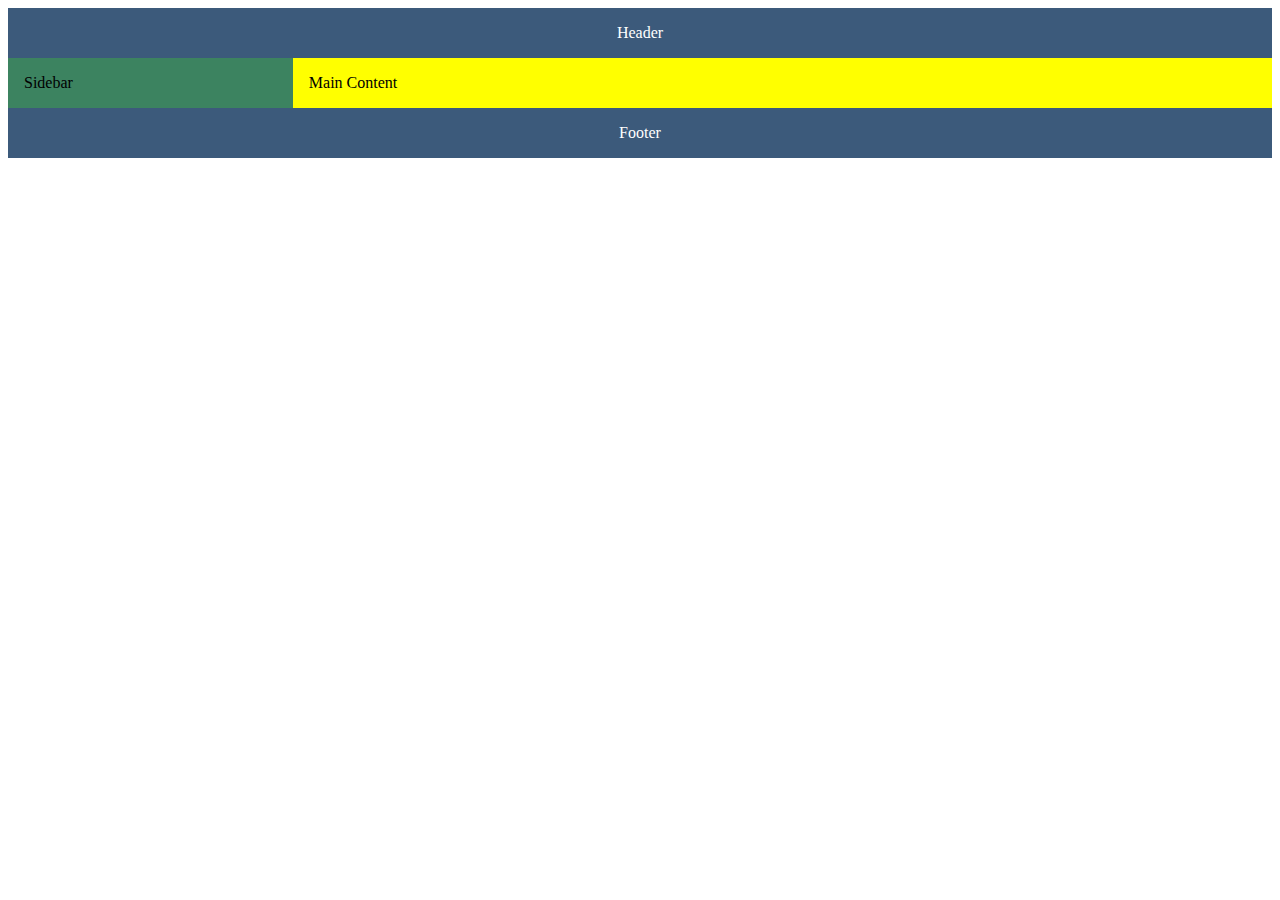
<file: test.html>
<!DOCTYPE html>
<html>
<head>
    <title>Flexbox Demo</title>
    <link rel="stylesheet" href="demo-flex.css">
</head>
<body>
<div class="container">
    <header class="header">Header</header>
    <div class="main">
        <aside class="sidebar">Sidebar</aside>
        <main class="content">Main Content</main>
    </div>
    <footer class="footer">Footer</footer>
</div>
</body>
</html>
</file>
<file: index.css>
:root{
    --bg: #f6f9fb;
    --surface: #ffffff;
    --text: #111827;
    --muted: #6b7280;
    --primary: #0ea5e9;   /* calming cyan */
    --accent: #22c55e;    /* gentle green */
    --danger: #b91c1c;
    --ring: rgba(14,165,233,.35);
    --radius: 16px;
    --shadow: 0 12px 32px rgba(2,8,20,.05);
    --dur: 12s;              /* Fallback cho animation duration */
    --delay: 0s;             /* Fallback cho delay */
    --x: 0;                  /* Fallback cho translate x */
}

*{ box-sizing: border-box; }
html, body{ height:100%; }

@media (prefers-reduced-motion: reduce){ *{ animation: none !important; transition: none !important; } }

body{
    margin:0; font-family: ui-sans-serif, system-ui, -apple-system, Segoe UI, Roboto, Helvetica, Arial;
    background: var(--bg); color: var(--text); line-height: 1.65; -webkit-font-smoothing: antialiased; font-size: 18px;
}

.container{ max-width: 980px; margin:0 auto; padding:24px; }
.header{ display:flex; align-items:center; justify-content: space-between; gap: 12px; margin-bottom: 16px; }
.brand{ display:flex; align-items:center; gap: 10px; font-weight: 900; font-size: 1.25rem; }
.brand .dot{ width: 14px; height:14px; border-radius:999px; background: linear-gradient(135deg, var(--primary), var(--accent)); }
.nav a{ color: var(--primary); text-decoration:none; font-weight:700; padding: 10px 12px; border-radius: 12px; }
.nav a:focus{ outline: none; box-shadow: 0 0 0 4px var(--ring); }

.card{ background: var(--surface); border-radius: var(--radius); box-shadow: var(--shadow); padding: 28px; }
.hero{ background: radial-gradient(1200px 600px at 100% -120%, #cffafe 12%, transparent 42%); }

.kicker{ text-transform: uppercase; letter-spacing:.12em; color: var(--muted); font-size:.85rem; }
.h1{ font-size: clamp(1.3rem, 1rem + 1.3vw, 1.9rem); margin: 6px 0 10px; }
.sub{ color: var(--muted); }

.grid{ display:grid; grid-template-columns: repeat(3, minmax(0,1fr)); gap: 18px; margin-top: 16px; }
@media (max-width: 920px){ .grid{ grid-template-columns: 1fr 1fr; } }
@media (max-width: 620px){ .grid{ grid-template-columns: 1fr; } }

.game-card{ padding: 22px; border: 1px solid #e7eef7; }
.game-card h3{ margin: 6px 0 6px; }
.game-card p{ color: var(--muted); margin: 0 0 10px; }

.btn{
    display:inline-flex; align-items:center; justify-content:center; gap:10px;
    min-height: 48px; padding: 12px 18px; border-radius: 14px; border: 1px solid transparent;
    background: var(--primary); color:#fff; font-weight: 800; cursor:pointer; box-shadow: 0 6px 16px rgba(0,0,0,.06);
}
.btn:focus{ outline:none; box-shadow: 0 0 0 4px var(--ring); }

.badge{ font-size: .9rem; background:#ecfeff; color:#0369a1; border-radius: 999px; padding:6px 10px; font-weight:700; }
.icon{ font-size: 1.6rem; line-height:1; }
.small{ font-size:.95rem; color: var(--muted); }
.footer{ margin-top: 16px; color: var(--muted); text-align:center; }

.toggle{ display:flex; align-items:center; gap:10px; background:#eef6fb; padding:10px 12px; border-radius: 12px; width: fit-content; }

.low-stimulus body, body.low-stimulus{ background: #f7fafc; }
.low-stimulus .btn, body.low-stimulus .btn{ box-shadow: none; }
.low-stimulus .hero, body.low-stimulus .hero{ background: none; }

/* --- Tuyết rơi nhẹ --- */
.snow {
    position: fixed;
    inset: 0;
    pointer-events: none;
    overflow: hidden;
    z-index: -1;
}

.snowflake{
    position: absolute;
    top: -2rem;
    width: 120px; height: 80px; /* Fallback kích thước lớn nếu JS chưa load */
    border-radius: 50%; /* Hình tròn, có thể thay bằng 0 để vuông */
    background: rgba(255,255,255,0.95); /* Nền trắng trong suốt nhẹ */
    filter: drop-shadow(0 4px 6px rgba(0,0,0,0.1)); /* Shadow để nổi bật */
    opacity: 1; /* Max opacity */
    animation: fall linear var(--dur,12s) var(--delay,0s) infinite;
}

@keyframes fall{
    0%   { transform: translate3d(var(--x,0), -2rem, 0) rotate(0deg); opacity: 0; }
    5%   { opacity: 0.95; }
    100% { transform: translate3d(var(--x,0), 110vh, 0) rotate(360deg); opacity: 1; }
}

@media (prefers-reduced-motion: reduce){
    .snowflake{ animation-duration: calc(var(--dur,12s) * 2); opacity: 0.7; }
}

.low-stimulus .snowflake, body.low-stimulus .snowflake{
    animation: none !important;
    display: none !important;
}
</file>
<file: home.css>
:root{
  --bg: #f6f9fb;
  --surface: #ffffff;
  --text: #111827;
  --muted: #6b7280;
  --primary: #0ea5e9;   /* calming cyan */
  --accent: #22c55e;    /* gentle green */
  --danger: #b91c1c;
  --ring: rgba(14,165,233,.35);
  --radius: 16px;
  --shadow: 0 12px 32px rgba(2,8,20,.05);
}
*{ box-sizing: border-box; }
html, body{ height:100%; }
@media (prefers-reduced-motion: reduce){ *{ animation: none !important; transition: none !important; } }
body{
  margin:0; font-family: ui-sans-serif, system-ui, -apple-system, Segoe UI, Roboto, Helvetica, Arial;
  background: var(--bg); color: var(--text); line-height: 1.65; -webkit-font-smoothing: antialiased; font-size: 18px;
}
.container{ max-width: 980px; margin:0 auto; padding:24px; }
.header{ display:flex; align-items:center; justify-content: space-between; gap: 12px; margin-bottom: 16px; }
.brand{ display:flex; align-items:center; gap: 10px; font-weight: 900; font-size: 1.25rem; }
.brand .dot{ width: 14px; height:14px; border-radius:999px; background: linear-gradient(135deg, var(--primary), var(--accent)); }
.nav a{ color: var(--primary); text-decoration:none; font-weight:700; padding: 10px 12px; border-radius: 12px; }
.nav a:focus{ outline: none; box-shadow: 0 0 0 4px var(--ring); }
.card{ background: var(--surface); border-radius: var(--radius); box-shadow: var(--shadow); padding: 28px; }
.hero{ background: radial-gradient(1200px 600px at 100% -120%, #cffafe 12%, transparent 42%); }
.kicker{ text-transform: uppercase; letter-spacing:.12em; color: var(--muted); font-size:.85rem; }
.h1{ font-size: clamp(1.3rem, 1rem + 1.3vw, 1.9rem); margin: 6px 0 10px; }
.sub{ color: var(--muted); }
.grid{ display:grid; grid-template-columns: repeat(3, minmax(0,1fr)); gap: 18px; margin-top: 16px; }
@media (max-width: 920px){ .grid{ grid-template-columns: 1fr 1fr; } }
@media (max-width: 620px){ .grid{ grid-template-columns: 1fr; } }
.game-card{ padding: 22px; border: 1px solid #e7eef7; }
.game-card h3{ margin: 6px 0 6px; }
.game-card p{ color: var(--muted); margin: 0 0 10px; }
.btn{
  display:inline-flex; align-items:center; justify-content:center; gap:10px;
  min-height: 48px; padding: 12px 18px; border-radius: 14px; border: 1px solid transparent;
  background: var(--primary); color:#fff; font-weight: 800; cursor:pointer; box-shadow: 0 6px 16px rgba(0,0,0,.06);
}
.btn:focus{ outline:none; box-shadow: 0 0 0 4px var(--ring); }
.badge{ font-size: .9rem; background:#ecfeff; color:#0369a1; border-radius: 999px; padding:6px 10px; font-weight:700; }
.icon{ font-size: 1.6rem; line-height:1; }
.small{ font-size:.95rem; color: var(--muted); }
.footer{ margin-top: 16px; color: var(--muted); text-align:center; }
.toggle{ display:flex; align-items:center; gap:10px; background:#eef6fb; padding:10px 12px; border-radius: 12px; width: fit-content; }
.low-stimulus body, body.low-stimulus{ background: #f7fafc; }
.low-stimulus .btn, body.low-stimulus .btn{ box-shadow: none; }
.low-stimulus .hero, body.low-stimulus .hero{ background: none; }
</file>
<file: login.css>
:root{
    --bg: #eef4fb;
    --surface: #ffffff;
    --text: #1f2937;
    --muted: #6b7280;
    --primary: #5170d6;      /* lam dịu */
    --accent: #10b981;       /* lục mềm */
    --danger: #b45309;       /* nâu đỏ ấm, ít gắt */
    --ring: rgba(81,112,214,.35);
    --radius: 16px;
    --shadow: 0 10px 30px rgba(2,8,20,.05);
    --dur: 12s;              /* Fallback cho animation duration */
    --delay: 0s;             /* Fallback cho delay */
    --x: 0;                  /* Fallback cho translate x */
}

*{ box-sizing: border-box; }
html, body{ height:100%; }

@media (prefers-reduced-motion: reduce){
    *{ animation-duration: 0.01ms !important; animation-iteration-count: 1 !important; transition-duration: 0.01ms !important; }
}

body{
    margin:0;
    font-family: ui-sans-serif, system-ui, -apple-system, Segoe UI, Roboto, Helvetica, Arial, "Apple Color Emoji","Segoe UI Emoji";
    background: var(--bg);
    color: var(--text);
    line-height: 1.6;
    -webkit-font-smoothing: antialiased;
    font-size: 18px;
}

.container{ max-width: 860px; margin: 0 auto; padding: 24px; }
.header{ display:flex; align-items:center; justify-content: space-between; gap: 12px; margin-bottom: 16px; }
.brand{ display:flex; align-items:center; gap: 10px; font-weight: 800; font-size: 1.25rem; }
.brand .dot{ width: 14px; height:14px; border-radius:999px; background: linear-gradient(135deg, var(--primary), var(--accent)); }

.nav a{ color: var(--primary); text-decoration:none; font-weight:600; padding: 10px 12px; border-radius: 12px; }
.nav a:focus-visible{ outline: none; box-shadow: 0 0 0 4px var(--ring); }

.card{ background: var(--surface); border-radius: var(--radius); box-shadow: var(--shadow); padding: 28px; }

/* Nền hero: gradient rất nhẹ lam -> lục */
.hero{
    background:
            radial-gradient(1200px 600px at 100% -120%, #eaf2ff 10%, transparent 40%),
            linear-gradient(180deg, #eef4fb 0%, #f6fbf7 100%);
}

.kicker{ text-transform: uppercase; letter-spacing:.12em; color: var(--muted); font-size:.85rem; }
.h1{ font-size: clamp(1.3rem, 1rem + 1.3vw, 1.9rem); margin: 6px 0 8px; }
.sub{ color: var(--muted); }

.form-group{ margin-top: 14px; }
.label{ font-weight: 700; display:block; margin-bottom: 6px; }
.input{
    width: 100%; padding: 14px 16px; border-radius: 14px; border: 1px solid #e5e7eb;
    font-size: 1rem; background:#fff;
}
.input:focus-visible{ outline: none; border-color: var(--primary); box-shadow: 0 0 0 4px var(--ring); }

.helper{ color: var(--muted); font-size:.95rem; }
.checkbox{ display:flex; align-items:center; gap:12px; margin-top: 10px; }

.btn{
    display:inline-flex; align-items:center; justify-content:center; gap:10px;
    min-height: 48px; padding: 12px 18px; border-radius: 14px; border: 1px solid transparent;
    background: var(--primary); color:#fff; font-weight: 800; cursor:pointer; box-shadow: 0 6px 16px rgba(0,0,0,.06);
}
.btn:focus-visible{ outline:none; box-shadow: 0 0 0 4px var(--ring); }
.btn.ghost{ background: #eef2ff; color: var(--primary); }
.btn.secondary{ background: #e6f7f1; color: #065f46; }

.form-actions{ display:flex; align-items:center; justify-content: space-between; gap: 16px; margin-top: 18px; flex-wrap: wrap; }
.error{ color: var(--danger); font-weight: 700; }
.small{ font-size: .95rem; color: var(--muted); }
.footer{ margin-top: 20px; color: var(--muted); text-align:center; }

.toggle{
    display:flex; align-items:center; gap:10px; background:#f0f3f9; padding:10px 12px; border-radius: 12px; width: fit-content;
}

/* Chế độ ít kích thích: nền phẳng, bỏ bóng/gradient mạnh */
.low-stimulus body, body.low-stimulus{ background: #f6f7f9; }
.low-stimulus .btn, body.low-stimulus .btn{ box-shadow: none; }
.low-stimulus .hero, body.low-stimulus .hero{ background: none; background-color: #f2f6fa; }

/* --- Tuyết rơi nhẹ --- */
.snow {
    position: fixed;
    inset: 0;
    pointer-events: none;
    overflow: hidden;
    z-index: -1;
}

.snowflake{
    position: absolute;
    top: -2rem;
    width: 120px; height: 80px; /* Fallback kích thước lớn nếu JS chưa load */
    border-radius: 50%; /* Hình tròn, có thể thay bằng 0 để vuông */
    background: rgba(255,255,255,0.95); /* Nền trắng trong suốt nhẹ */
    filter: drop-shadow(0 4px 6px rgba(0,0,0,0.1)); /* Shadow để nổi bật */
    opacity: 1; /* Max opacity */
    animation: fall linear var(--dur,12s) var(--delay,0s) infinite;
}

@keyframes fall{
    0%   { transform: translate3d(var(--x,0), -2rem, 0) rotate(0deg); opacity: 0; }
    5%   { opacity: 0.95; }
    100% { transform: translate3d(var(--x,0), 110vh, 0) rotate(360deg); opacity: 1; }
}

@media (prefers-reduced-motion: reduce){
    .snowflake{ animation-duration: calc(var(--dur,12s) * 2); opacity: 0.7; }
}

.low-stimulus .snowflake, body.low-stimulus .snowflake{
    animation: none !important;
    display: none !important;
}
</file>
<file: food-table.css>
<style>
table {
      border-collapse: collapse;
      width: 100%;
      text-align: center;
      table-layout: fixed;
    }
    th, td {
      border: 1px solid #ccc;
      padding: 10px;
      vertical-align: top;
    }
    img {
      width: 150px;
      height: auto;
    }

.container {
            padding: 30px;
            background-color: #fdfcf5;
            max-width: 1000px;
            margin: auto;
            box-shadow: 0 0 15px rgba(0, 0, 0, 0.1);
        }

td.special {
  border: 3px solid gold;
  background-image: linear-gradient(45deg, #fff7d6, #ffe066);
  font-weight: bold;
  box-shadow: 0 0 10px rgba(255, 215, 0, 0.6);
}

#Menu {
  font-size: 60px;
  font-weight: bold;
  color: crimson;
  text-align: center;
  background-color: #ffe5ec;
  padding: 20px;
}

h1{color:white;
background-color: #003366;
   font-size: 40px;}
h2{color:red;
}
h3{color:green;}

</style>
</file>
<file: style.css>
<style>
    body {
      text-align: center;
      margin: 20px;
      align-items: center;
      justify-content: center;
    }
    h1{color:navy}
    .card {
      width:100%;
      text-align: center;
      border: 5px solid #ccc;
      border-radius:10px;
      box-shadow: 2px 2px 10px gray;
      padding: 30px;
    }

    .avatar {
      display: block;
      margin: 0 auto;
      text-align: center;
      width: 300px;
    }

    .name {
    text-align: center;
    }

    .desc {
    text-align: center;
    white-space: pre-line;
    font-size: 14px;
    height:10vh
    }

    .buy {
      background-color: #ff4d4f;
      color: white;
      text-align: center;
      cursor: pointer;
      transition: background-color 0.3s ease, transform 0.2s;
    }
  </style>
</file>
<file: food-table2.css>
<style>

.container {
            padding: 30px;
            background-color: #fdfcf5;
            max-width: 1000px;
            margin: auto;
            box-shadow: 0 0 15px rgba(0, 0, 0, 0.1);
            flex-wrap: wrap;
        }

.food-menu{
flex-wrap: nowrap;
display:flex;
gap: 40px;
overflow-x:auto;
}

.img{
width:100px;}

#special{
         border: 3px solid gold;
         background-image: linear-gradient(45deg, #fff7d6, #ffe066);
         font-weight: bold;
         box-shadow: 0 0 10px rgba(255, 215, 0, 0.6);
}

.item-info{
display:flex;
flex-direction: column;
background-color: #ffffff;
border: 1px solid #e0e0e0;
border-radius: 8px;
text-align:center;
width:200px;
align-items: center;
}

.item-info:hover{
transform:translateY(-5px)}

.cost{
color:red;}

#Menu {
  font-size: 60px;
  font-weight: bold;
  color: crimson;
  text-align: center;
  background-color: #ffe5ec;
  padding: 20px;
}

h1{color:white;
background-color: #003366;
   font-size: 40px;}
h2{color:red;
}
h3{color:green;}

</style>
</file>
<file: signup.css>
:root{
    --bg: #f5f7fa;
    --surface: #ffffff;
    --text: #1f2937;
    --muted: #6b7280;
    --primary: #2563eb;     /* calm blue */
    --accent: #10b981;      /* soft green for positive cues */
    --danger: #c2410c;      /* warm red-brown, less aggressive */
    --ring: rgba(37, 99, 235, .35);
    --radius: 16px;
    --shadow: 0 10px 30px rgba(2,8,20,.05);
    --dur: 12s;              /* Fallback cho animation duration */
    --delay: 0s;             /* Fallback cho delay */
    --x: 0;                  /* Fallback cho translate x */
}

*{ box-sizing: border-box; }
html, body{ height:100%; }

@media (prefers-reduced-motion: reduce){
    *{ animation: none !important; transition: none !important; }
}

body{
    margin:0;
    font-family: ui-sans-serif, system-ui, -apple-system, Segoe UI, Roboto, Helvetica, Arial, "Apple Color Emoji","Segoe UI Emoji";
    background: var(--bg);
    color: var(--text);
    line-height: 1.6;
    -webkit-font-smoothing: antialiased;
    font-size: 18px;
}

.container{ max-width: 860px; margin: 0 auto; padding: 24px; }
.header{ display:flex; align-items:center; justify-content: space-between; gap: 12px; margin-bottom: 16px; }
.brand{ display:flex; align-items:center; gap: 10px; font-weight: 800; font-size: 1.25rem; }
.brand .dot{ width: 14px; height:14px; border-radius:999px; background: linear-gradient(135deg, var(--primary), var(--accent)); }

.nav a{ color: var(--primary); text-decoration:none; font-weight:600; padding: 10px 12px; border-radius: 12px; }
.nav a:focus{ outline: none; box-shadow: 0 0 0 4px var(--ring); }

.card{ background: var(--surface); border-radius: var(--radius); box-shadow: var(--shadow); padding: 28px; }

.hero{ background: radial-gradient(1200px 600px at 100% -120%, #e5efff 10%, transparent 40%); }

.kicker{ text-transform: uppercase; letter-spacing:.12em; color: var(--muted); font-size:.85rem; }
.h1{ font-size: clamp(1.3rem, 1rem + 1.3vw, 1.9rem); margin: 6px 0 8px; }
.sub{ color: var(--muted); }

.form-group{ margin-top: 14px; }
.label{ font-weight: 700; display:block; margin-bottom: 6px; }
.input{
    width: 100%; padding: 14px 16px; border-radius: 14px; border: 1px solid #e5e7eb;
    font-size: 1rem; background:#fff;
}
.input:focus{ outline: none; border-color: var(--primary); box-shadow: 0 0 0 4px var(--ring); }

.helper{ color: var(--muted); font-size:.95rem; }
.checkbox{ display:flex; align-items:center; gap:12px; margin-top: 10px; }

.btn{
    display:inline-flex; align-items:center; justify-content:center; gap:10px;
    min-height: 48px; padding: 12px 18px; border-radius: 14px; border: 1px solid transparent;
    background: var(--primary); color:#fff; font-weight: 800; cursor:pointer; box-shadow: 0 6px 16px rgba(0,0,0,.06);
}
.btn:focus{ outline:none; box-shadow: 0 0 0 4px var(--ring); }
.btn.ghost{ background: #eef2ff; color: var(--primary); }
.btn.secondary{ background: #e6f7f1; color: #065f46; }

.form-actions{ display:flex; align-items:center; justify-content: space-between; gap: 16px; margin-top: 18px; flex-wrap: wrap; }
.error{ color: var(--danger); font-weight: 700; }
.small{ font-size: .95rem; color: var(--muted); }
.footer{ margin-top: 20px; color: var(--muted); text-align:center; }

.toggle{
    display:flex; align-items:center; gap:10px; background:#f0f3f9; padding:10px 12px; border-radius: 12px; width: fit-content;
}

.low-stimulus body, body.low-stimulus{
    background: #f6f7f9;
}
.low-stimulus .btn, body.low-stimulus .btn{ box-shadow: none; }
.low-stimulus .hero, body.low-stimulus .hero{ background: none; }

/* --- Tuyết rơi nhẹ --- */
.snow {
    position: fixed;
    inset: 0;
    pointer-events: none;
    overflow: hidden;
    z-index: -1;
}

.snowflake{
    position: absolute;
    top: -2rem;
    width: 120px; height: 80px; /* Fallback kích thước lớn nếu JS chưa load */
    border-radius: 50%; /* Hình tròn, có thể thay bằng 0 để vuông */
    background: rgba(255,255,255,0.95); /* Nền trắng trong suốt nhẹ */
    filter: drop-shadow(0 4px 6px rgba(0,0,0,0.1)); /* Shadow để nổi bật */
    opacity: 1; /* Max opacity */
    animation: fall linear var(--dur,12s) var(--delay,0s) infinite;
}

@keyframes fall{
    0%   { transform: translate3d(var(--x,0), -2rem, 0) rotate(0deg); opacity: 0; }
    5%   { opacity: 0.95; }
    100% { transform: translate3d(var(--x,0), 110vh, 0) rotate(360deg); opacity: 1; }
}

/* Tôn trọng người dùng muốn giảm chuyển động */
@media (prefers-reduced-motion: reduce){
    .snowflake{ animation-duration: calc(var(--dur,12s) * 2); opacity: 0.7; }
}

/* Tắt tuyết hoàn toàn khi ở chế độ ít kích thích */
.low-stimulus .snowflake, body.low-stimulus .snowflake{
    animation: none !important;
    display: none !important;
}
</file>
<file: demo-flex.css>
<style>
.container {
    display: flex;
    flex-direction: column;
    min-height: 100vh; /* Chiều cao tối thiểu bằng 100% chiều cao của viewport */
}

.header, .footer {
    background-color: #3C5A7B; /* Màu xanh đậm */
    color: white;
    text-align: center;
    padding: 1rem; /* Khoảng cách lề trong */
}

.main {
    display: flex;
    flex-direction: row; /* Cho phép .main mở rộng để chiếm hết không gian còn lại */
}

.sidebar {
    width: 20%;
    background-color: #3C8360; /* Màu xanh lá cây */
    padding: 1rem;
}

.content {
    flex: 1; /* Cho phép .content mở rộng để chiếm hết không gian còn lại */
    background-color: #FFFF00; /* Màu vàng */
    padding: 1rem;
}
</style>
</file>
<file: EmotionMultipleChoices.css>
/* ===== Nền tổng thể giống Tailwind gradient ===== */
:root{
    --text:#1f2937; --muted:#6b7280;
    --card:#fff; --radius-xl:20px; --radius-2xl:28px;
    --shadow:0 12px 30px rgba(0,0,0,.08);
    --purple:#7c3aed; --purple-weak:#ede9fe; --purple-border:#c4b5fd;
    --blue:#1d4ed8; --blue-weak:#dbeafe; --blue-border:#93c5fd;
    --red:#dc2626; --red-weak:#fee2e2; --red-border:#fecaca;
    --amber:#b45309; --amber-weak:#fef3c7; --amber-border:#fcd34d;
    --green:#16a34a; --green-weak:#dcfce7; --green-border:#86efac;
    --orange:#b45309; --orange-weak:#ffedd5; --orange-border:#fdba74;
    --dur: 12s;              /* Fallback cho animation duration */
    --delay: 0s;             /* Fallback cho delay */
    --x: 0;                  /* Fallback cho translate x */
}

*{box-sizing:border-box} html,body{height:100%}
body{margin:0;font-family:system-ui,-apple-system,Segoe UI,Roboto,Helvetica,Arial,sans-serif;color:var(--text)}

.app-bg{
    background: radial-gradient(1200px 600px at 20% -10%,#eef2ff,transparent),
    radial-gradient(1000px 500px at 100% 20%,#fde7f3,transparent),
    linear-gradient(135deg,#eef2ff 0%, #faf5ff 45%, #fff1f2 100%);
    min-height:100%;
}

.container{max-width:1100px;margin:0 auto;padding:24px}

.header{display:flex; align-items:center; justify-content: space-between; gap: 12px; margin-bottom: 16px; }
.title{
    text-align:center;margin:0 0 36px;font-weight:900;
    font-size:clamp(24px,4vw,40px);
    background:linear-gradient(90deg,#7c3aed,#db2777,#f97316);
    -webkit-background-clip:text;background-clip:text;color:transparent;
}

.toggle{ display:flex; align-items:center; gap:10px; background:#f0f3f9; padding:10px 12px; border-radius: 12px; width: fit-content; }

/* ===== Lưới 2 cột ===== */
.grid{display:grid;gap:24px}
@media(min-width:900px){.grid{grid-template-columns:1fr 1fr}}

.face-card{
    position:relative; background:linear-gradient(135deg,#fffbeb,#fef3c7);
    border:4px solid #fcd34d; border-radius:24px; padding:28px; box-shadow:var(--shadow);
}
.glow{position:absolute; inset:24px; border-radius:999px; background:#fde68a; filter:blur(40px); opacity:.35; pointer-events:none}
.face{
    position:relative; margin:0 auto; width:min(20rem,70vw); height:min(20rem,70vw);
    background:linear-gradient(135deg,#fde68a,#facc15);
    border:8px solid #f59e0b; border-radius:999px; box-shadow:0 20px 50px rgba(245,158,11,.35);
}
.eye{position:absolute; top:22%; width:1.2rem; height:1.2rem; background:#111827; border-radius:999px}
.eye-left{left:22%} .eye-right{right:22%}
.smile{position:absolute; bottom:18%; left:50%; transform:translateX(-50%); width:120px; height:60px}
.smile path{stroke:#1f2937; stroke-width:8; fill:none; stroke-linecap:round}
.caption{text-align:center;color:var(--muted); margin:14px 0 0}

/* ===== Options ===== */
.options{display:flex; flex-direction:column; gap:16px}
.option{
    display:flex; align-items:center; gap:12px; justify-content:center;
    width:100%; padding:22px; border-radius:18px; border:2px solid #e5e7eb;
    background:#fff; box-shadow:0 6px 18px rgba(0,0,0,.04);
    font-weight:800; font-size:18px; cursor:pointer; transition:.22s transform,.22s box-shadow,.22s border-color;
}
.option:hover{transform:scale(1.02); box-shadow:0 12px 28px rgba(0,0,0,.08); border-color:#d1d5db}
.option:focus-visible{outline:none; box-shadow:0 0 0 6px #e0e7ff}

.option .emoji{font-size:28px}
.check{margin-left:auto; opacity:0; transition:.2s opacity}

/* Trạng thái chọn + phối màu */
.option.selected{border-width:4px; transform:scale(1.02)}
.option.selected .check{opacity:1}

.color-purple{background:linear-gradient(90deg,#f3e8ff,#ffe4e6); border-color:var(--purple-border)}
.color-purple .label{color:var(--purple)}

.color-blue{background:linear-gradient(90deg,#dbeafe,#cffafe); border-color:var(--blue-border)}
.color-blue .label{color:var(--blue)}

.color-red{background:linear-gradient(90deg,#fee2e2,#ffedd5); border-color:var(--red-border)}
.color-red .label{color:var(--red)}

.color-amber{background:linear-gradient(90deg,#fef3c7,#fef9c3); border-color:var(--amber-border)}
.color-amber .label{color:var(--amber)}

/* ===== Feedback ===== */
.feedback{
    margin:24px 0; padding:18px; border-radius:18px; border:3px solid transparent;
    font-weight:700; text-align:center; box-shadow:0 8px 22px rgba(0,0,0,.06);
}
.feedback-neutral{color:var(--muted); background:#f8fafc; border-color:#e5e7eb}
.feedback-correct{color:var(--green); background:linear-gradient(90deg,var(--green-weak),#e9fce6); border-color:var(--green-border)}
.feedback-incorrect{color:var(--orange); background:linear-gradient(90deg,var(--orange-weak),#ffe8d6); border-color:var(--orange-border)}

/* ===== Buttons ===== */
.actions{display:flex; gap:12px; justify-content:center}
.btn{padding:14px 22px; border-radius:14px; font-weight:800; border:2px solid transparent; cursor:pointer; transition:.2s transform,.2s box-shadow,.2s background}
.btn:active{transform:translateY(1px)}
.btn-outline{background:#eef2ff; border-color:#c7d2fe}
.btn-outline:hover{background:#e0e7ff}
.btn-primary{color:#fff; background:linear-gradient(90deg,#7c3aed,#db2777)}
.btn-primary:hover{filter:brightness(.95)}

/* Chế độ ít kích thích: nền phẳng, bỏ bóng/gradient mạnh */
.low-stimulus body, body.low-stimulus{ background: #f6f7f9; }
.low-stimulus .btn, body.low-stimulus .btn{ box-shadow: none; }
.low-stimulus .hero, body.low-stimulus .hero{ background: none; background-color: #f2f6fa; }

/* --- Tuyết rơi nhẹ --- */
.snow {
    position: fixed;
    inset: 0;
    pointer-events: none;
    overflow: hidden;
    z-index: 1;
}

.snowflake{
    position: absolute;
    top: -2rem;
    width: 120px; height: 80px; /* Fallback kích thước lớn nếu JS chưa load */
    border-radius: 50%; /* Hình tròn, có thể thay bằng 0 để vuông */
    background: rgba(255,255,255,0.95); /* Nền trắng trong suốt nhẹ */
    filter: drop-shadow(0 4px 6px rgba(0,0,0,0.1)); /* Shadow để nổi bật */
    opacity: 1; /* Max opacity */
    animation: fall linear var(--dur,12s) var(--delay,0s) infinite;
}

@keyframes fall{
    0%   { transform: translate3d(var(--x,0), -2rem, 0) rotate(0deg); opacity: 0; }
    5%   { opacity: 0.95; }
    100% { transform: translate3d(var(--x,0), 110vh, 0) rotate(360deg); opacity: 1; }
}

@media (prefers-reduced-motion: reduce){
    .snowflake{ animation-duration: calc(var(--dur,12s) * 2); opacity: 0.7; }
}

.low-stimulus .snowflake, body.low-stimulus .snowflake{
    animation: none !important;
    display: none !important;
}
</file>
